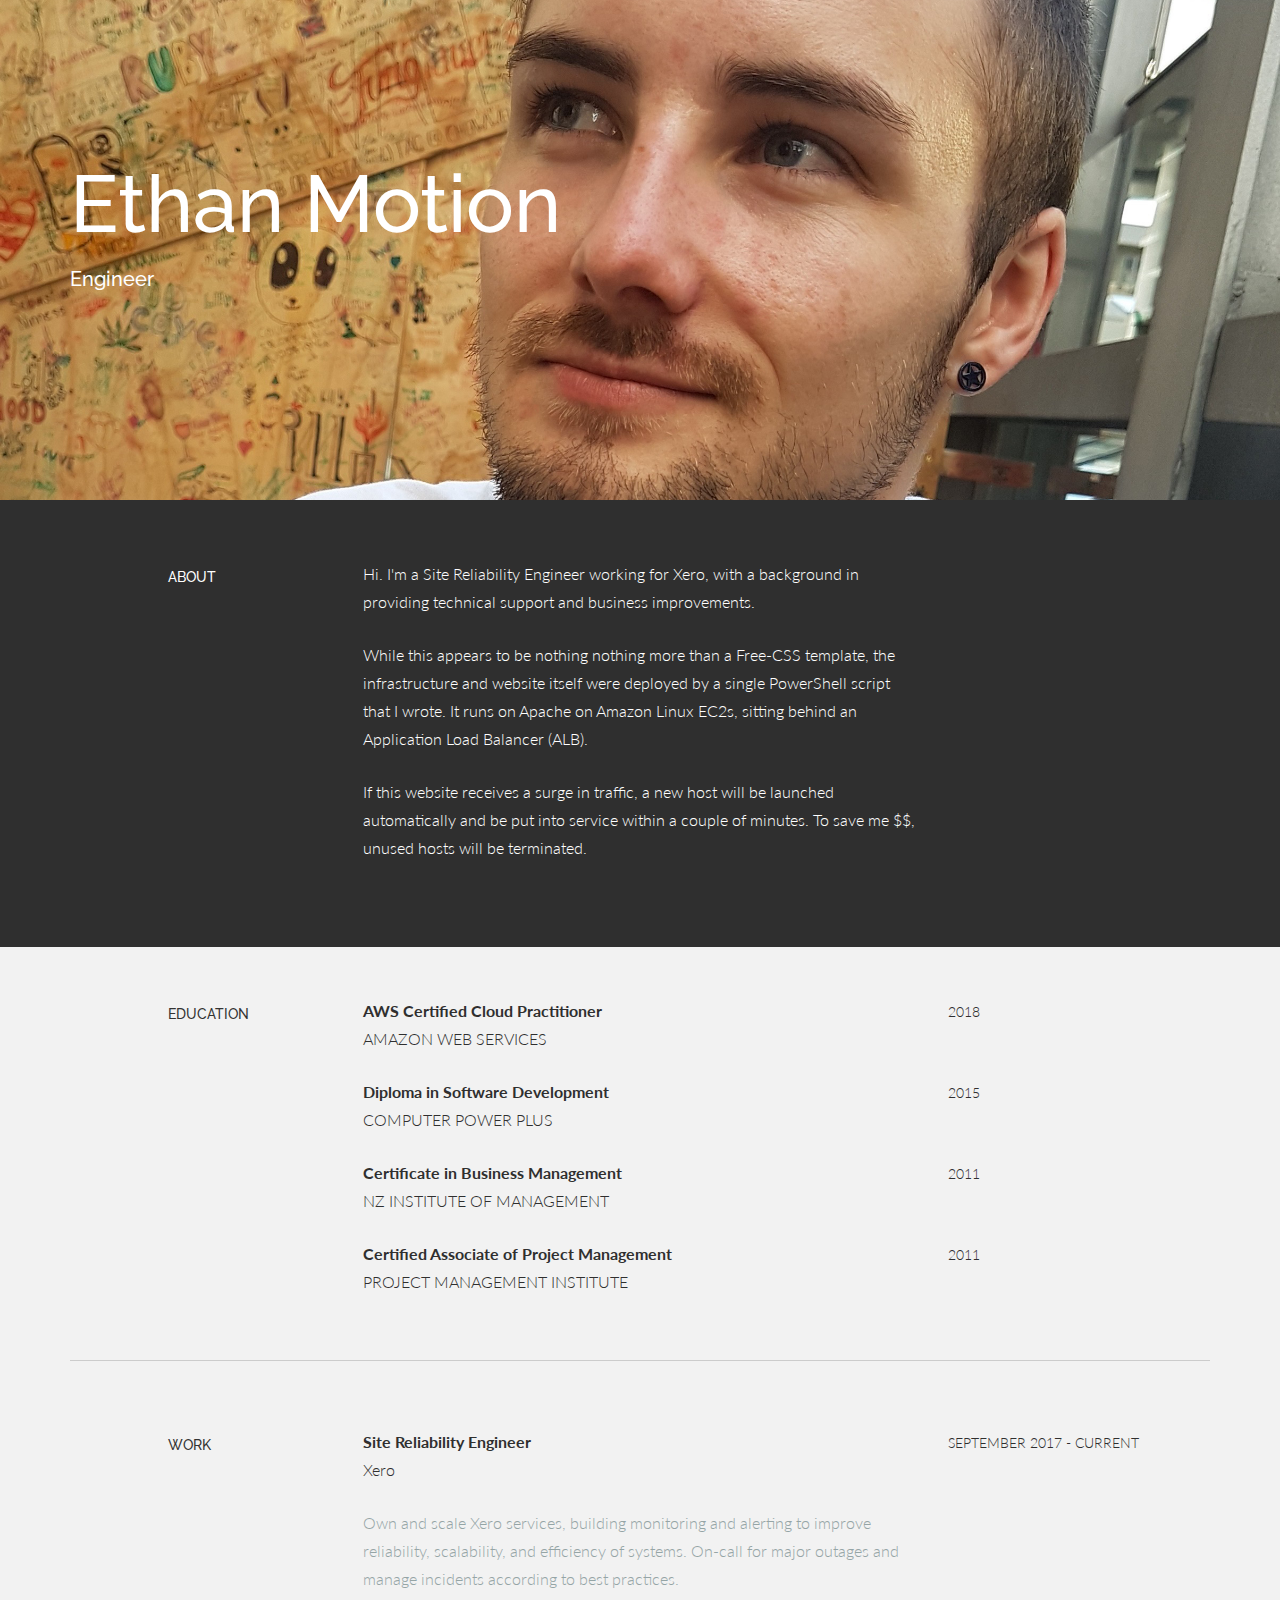
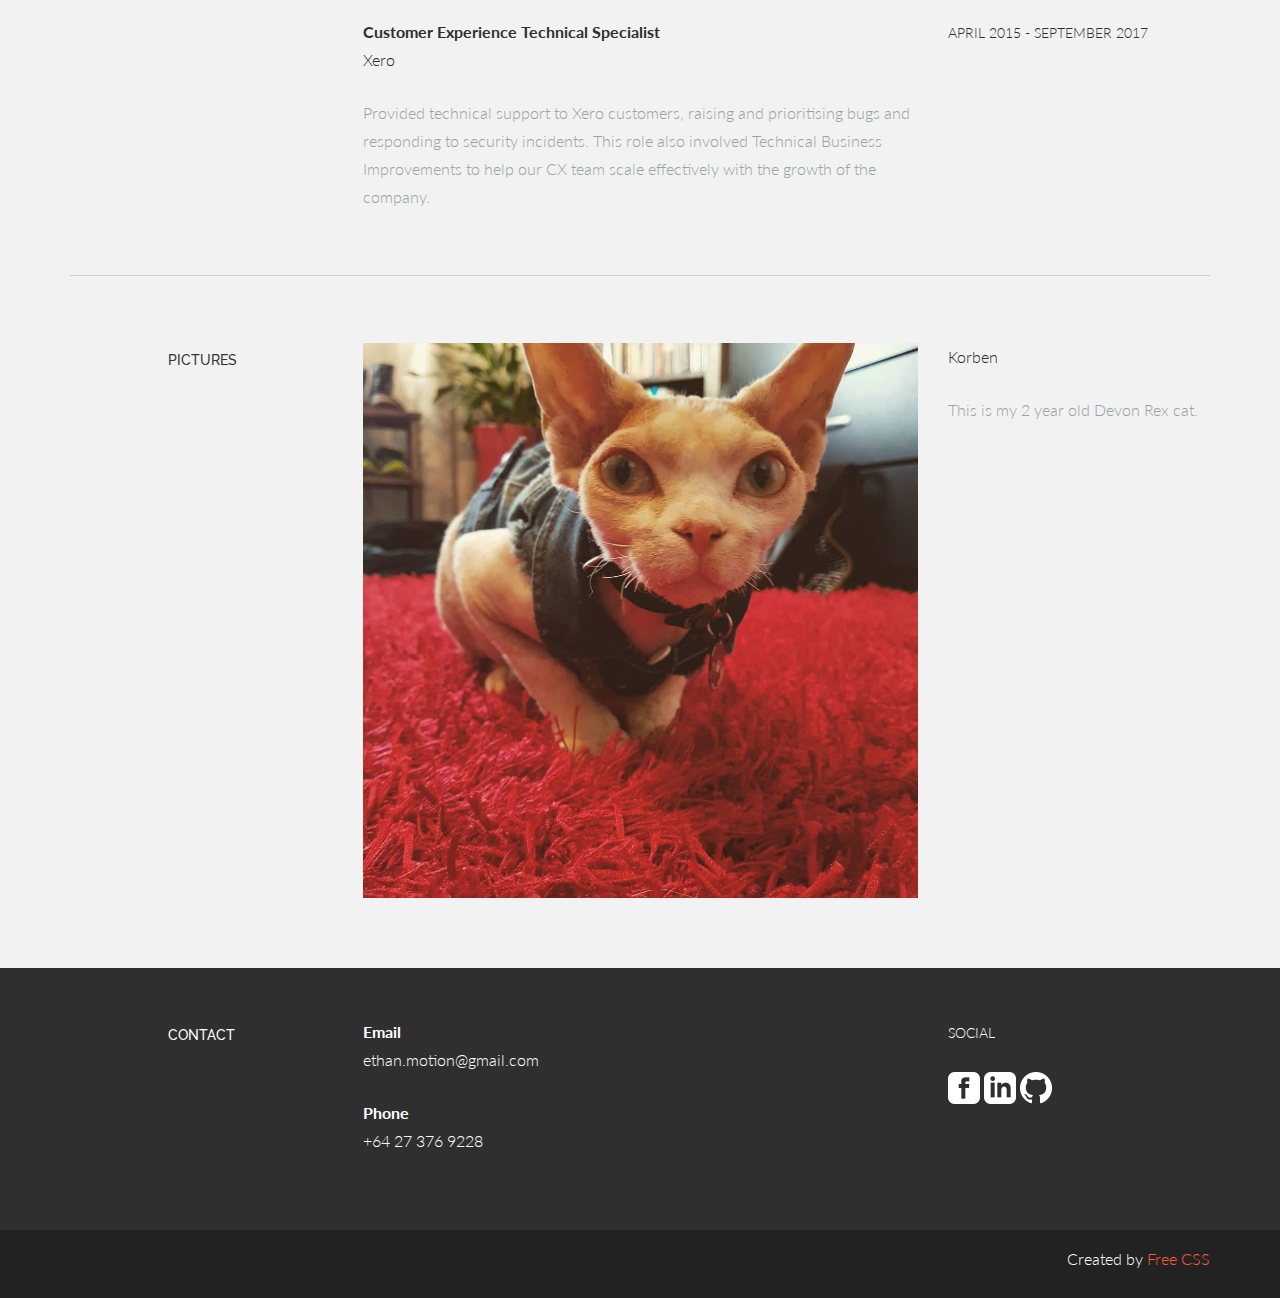
<file: index.html>
<!DOCTYPE html>
<html lang="en">
  <head>
    <meta charset="utf-8">
    <meta name="viewport" content="width=device-width, initial-scale=1.0">
    <meta name="description" content="Ethan Motion's personal website">
    <meta name="author" content="Ethan Motion">
    <link rel="shortcut icon" href="assets/ico/favicon.png">

    <title>Ethan Motion</title>

    <!-- Bootstrap core CSS -->
    <link href="assets/css/bootstrap.css" rel="stylesheet">

    <!-- Custom styles for this template -->
    <link href="assets/css/main.css" rel="stylesheet">

	<link rel="stylesheet" href="assets/css/font-awesome.min.css">

    <link href='http://fonts.googleapis.com/css?family=Lato:300,400,700,300italic,400italic' rel='stylesheet' type='text/css'>
    <link href='http://fonts.googleapis.com/css?family=Raleway:400,300,700' rel='stylesheet' type='text/css'>

    <script src="assets/js/jquery.min.js"></script>
    <script type="text/javascript" src="assets/js/smoothscroll.js"></script>
    <script src="assets/js/Chart.js"></script>

    <!-- HTML5 shim and Respond.js IE8 support of HTML5 elements and media queries -->
    <!--[if lt IE 9]>
      <script src="assets/js/html5shiv.js"></script>
      <script src="assets/js/respond.min.js"></script>
    <![endif]-->
  </head>

  <body data-spy="scroll" data-offset="0" data-target="#nav">

	<div id="headerwrap">
		<div class="container">
			<div class="row left">
				<div class="col-lg-12">
					<h1>Ethan Motion</h1>
					<h3>Engineer</h3>
				</div><!--/.col-lg-12 -->
			</div><!--/.row -->
		</div><!--/.container -->
	</div><!--/.#headerwrap -->


	<section id="about" name="about"></section>
	<div id="intro">
		<div class="container">
			<div class="row">
				<div class="col-lg-2 col-lg-offset-1">
					<h5>ABOUT</h5>
				</div>
				<div class="col-lg-6">
					<p>Hi. I'm a Site Reliability Engineer working for Xero, with a background in
            providing technical support and business improvements.</p>
          <p>While this appears to be nothing nothing more than a Free-CSS template, the infrastructure and website itself were deployed
            by a single PowerShell script that I wrote. It runs on Apache on Amazon Linux EC2s, sitting behind an Application Load Balancer (ALB).</p>
            <p>If this website receives a surge in traffic, a new host will be launched automatically and be put into
              service within a couple of minutes. To save me $$, unused hosts will be terminated.</p>
				</div>
			</div><!--/.row -->
		</div><!--/.container -->
	</div><!--/ #intro -->


  <section id="resume" name="resume"></section>
	<!--EDUCATION DESCRIPTION -->
	<div class="container desc">
		<div class="row">
				<div class="col-lg-2 col-lg-offset-1">
					<h5>EDUCATION</h5>
				</div>

				<div class="col-lg-6">
					<p><t>AWS Certified Cloud Practitioner</t><br/>
						AMAZON WEB SERVICES <br/></p>
				</div>
				<div class="col-lg-3">
					<p><sm>2018</sm><br/></p>
				</div>

				<div class="col-lg-6 col-lg-offset-3">
					<p><t>Diploma in Software Development</t><br/>
						COMPUTER POWER PLUS <br/></p>
				</div>
				<div class="col-lg-3">
					<p><sm>2015</sm></p>
				</div>

        <div class="col-lg-6 col-lg-offset-3">
          <p><t>Certificate in Business Management</t><br/>
            NZ INSTITUTE OF MANAGEMENT <br/></p>
        </div>
        <div class="col-lg-3">
          <p><sm>2011</sm></p>
        </div>

        <div class="col-lg-6 col-lg-offset-3">
          <p><t>Certified Associate of Project Management</t><br/>
            PROJECT MANAGEMENT INSTITUTE <br/></p>
        </div>
        <div class="col-lg-3">
          <p><sm>2011</sm></p>
        </div>

		</div><!--/.row -->
		<br>
		<hr>
	</div><!--/.container -->


	<!--WORK DESCRIPTION -->
	<div class="container desc">
		<div class="row">

				<div class="col-lg-2 col-lg-offset-1">
					<h5>WORK</h5>
				</div>
				<div class="col-lg-6">
					<p><t>Site Reliability Engineer</t><br/>
						Xero <br/>
					</p>
					<p><more>Own and scale Xero services, building monitoring and alerting to improve reliability, scalability, and efficiency of systems.
                    On-call for major outages and manage incidents according to best practices.</more></p>
				</div>
				<div class="col-lg-3">
					<p><sm>SEPTEMBER 2017 - CURRENT</sm></p>
				</div>

				<div class="col-lg-6 col-lg-offset-3">
					<p><t>Customer Experience Technical Specialist</t><br/>
						Xero <br/>
					</p>
					<p><more>Provided technical support to Xero customers, raising and prioritising bugs and responding to security incidents.
                    This role also involved Technical Business Improvements to help our CX team scale effectively with the growth of the company.</more></p>
				</div>
				<div class="col-lg-3">
					<p><sm>APRIL 2015 - SEPTEMBER 2017</sm></p>
				</div>
		</div><!--/.row -->
		<br>
		<hr>
	</div><!--/.container -->


	<section id="work" name="work"></section>
	<!--PORTFOLIO DESCRIPTION -->
	<div class="container desc">
		<div class="row">
				<div class="col-lg-2 col-lg-offset-1">
					<h5>PICTURES</h5>
				</div>
				<div class="col-lg-6">
					<p><img class="img-responsive" src="assets/img/image01.jpg" alt=""></p>
				</div>
				<div class="col-lg-3">
					<p>Korben</p>
				<p><more>This is my 2 year old Devon Rex cat.<br/><br/></more>
				</p>
				</div>
		</div><!--/.row -->
		<br>
		<br>
	</div><!--/.container -->



	<section id="contact" name="contact"></section>
	<!--FOOTER DESCRIPTION -->
	<div id="footwrap">
		<div class="container">
			<div class="row">

				<div class="col-lg-2 col-lg-offset-1">
					<h5>CONTACT</h5>
				</div>
				<div class="col-lg-6">
					<p><t>Email</t><br/>
						ethan.motion@gmail.com <br/>
					</p>
					<p><t>Phone</t><br/>
						+64 27 376 9228 <br/>
					</p>
				</div>
				<div class="col-lg-3">
					<p><sm>SOCIAL</sm></p>
					<p>
            <!-- https://iconmonstr.com/ -->
            <a href="https://www.facebook.com/ethan.motion" target="_blank"><img src="assets/img/icons/icon_facebook.png" title="Facebook" alt="Facebook"></a>
            <a href="https://www.linkedin.com/in/ethan-motion-00042aa4/" target="_blank"><img src="assets/img/icons/icon_linkedin.png" tite="LinkedIn" alt="LinkedIn"></a>
            <a href="https://github.com/ethan-motion" target="_blank"><img src="assets/img/icons/icon_github.png" title="Github" alt="Github"></a>
					</p>
				</div>
			</div><!--/.row -->
		</div><!--/.container -->
	</div><!--/ #footer -->

	<div id="c">
		<div class="container">
			<p>Created by <a href="https://www.free-css.com/">Free CSS</a></p>

		</div>
	</div>

    <!-- Bootstrap core JavaScript
    ================================================== -->
    <!-- Placed at the end of the document so the pages load faster -->
    <script src="assets/js/bootstrap.js"></script>
  </body>
</html>
</file>
<file: assets/css/main.css>
body {
  background-color: #f2f2f2;
    font-family: "Lato";
    font-weight: 300;
    font-size: 16px;
    color: #555;

    -webkit-font-smoothing: antialiased;
    -webkit-overflow-scrolling: touch;
}

/* Titles */
h1, h2, h3, h4, h5, h6 {
    font-family: "Raleway";111
    font-weight: 300;
    color: #333;
}


/* Paragraph & Typographic */
p {
    line-height: 28px;
    margin-bottom: 25px;
}

.centered {
    text-align: center;
}

.left {
  text-align: left;
}

/* Links */
a {
    color: #f85c37;
    word-wrap: break-word;

    -webkit-transition: color 0.1s ease-in, background 0.1s ease-in;
    -moz-transition: color 0.1s ease-in, background 0.1s ease-in;
    -ms-transition: color 0.1s ease-in, background 0.1s ease-in;
    -o-transition: color 0.1s ease-in, background 0.1s ease-in;
    transition: color 0.1s ease-in, background 0.1s ease-in;
}

a:hover,
a:focus {
    color: #7b7b7b;
    text-decoration: none;
    outline: 0;
}

a:before,
a:after {
    -webkit-transition: color 0.1s ease-in, background 0.1s ease-in;
    -moz-transition: color 0.1s ease-in, background 0.1s ease-in;
    -ms-transition: color 0.1s ease-in, background 0.1s ease-in;
    -o-transition: color 0.1s ease-in, background 0.1s ease-in;
    transition: color 0.1s ease-in, background 0.1s ease-in;
}

 hr {
    display: block;
    height: 1px;
    border: 0;
    border-top: 1px solid #ccc;
    margin: 1em 0;
    padding: 0;
}


/*---------------------------------------------------
	3.1 Topbar
---------------------------------------------------*/

#section-topbar {
	position: fixed;
	top: 0;
	left: 0;
	right: 0;
	z-index: 10000;
	overflow: visible;
	font: normal 16px/24px  'Open Sans', "Helvetica Neue", Helvetica, Arial, sans-serif;
}

#section-topbar a {
  color: #fff;
}

#topbar-inner {
	background: #2f2f2f;
	line-height: 0;
	text-align: center;
}

/*
	Top Bar

	By default, top navigation bar uses "fixed" position
*/
#section-topbar ul#nav {
	display: inline-block;
	position: relative;
	margin: 0;
	padding: 0;

	border-right: 1px solid #222;

	/* For IE, the outcast */
	zoom:1;
	*display: inline;
}

#section-topbar ul#nav > li {
	display: block;
    float: left;
    padding: 0;
}


#section-topbar ul#nav a {
  display: block;
  font: normal 11px/18px "Helvetica Neue", Helvetica, Arial, sans-serif;
  text-decoration: none;
  padding: 18px 20px 18px 20px;
  border-left: 1px solid #222;
}

	#section-topbar ul#nav a:hover {
	  background: #222;
	  text-decoration: none;
	  border-left: 1px solid #111;
	}

	#section-topbar ul#nav .active a {
		background: #44bbaa;
		border-left: 1px solid #111;
	}

		#section-topbar ul#nav .active a:hover {
			background: #44bbaa;
		}
#section-topbar i {
	font-size: 25px;
}
/*---------------------------------------------------
	SECTION WRAPS
---------------------------------------------------*/

/* Header Wrap */
#headerwrap {
	background: url(../img/header-bg.jpg) no-repeat center top;
	margin-top: 0px;
	padding-top:140px;
	text-align:center;
	background-attachment: relative;
	background-position: center center;
	min-height: 500px;
	width: 100%;

    -webkit-background-size: 100%;
    -moz-background-size: 100%;
    -o-background-size: 100%;
    background-size: 100%;

    -webkit-background-size: cover;
    -moz-background-size: cover;
    -o-background-size: cover;
    background-size: cover;
}

#headerwrap h1 {
	font-size: 80px;
	color: white;
}

#headerwrap h3 {
	font-size: 20px;
	color: white;
}

/* Intnro Wrap */

#intro {
	background: #2f2f2f;
	padding-top: 60px;
	padding-bottom: 60px;
	color: white;
}

#intro h5, p {
	color: white;
}

#intro i {
	color: white;
	font-size: 20px;
	padding-right: 8px;
	vertical-align: middle;
}



#footwrap {
	background: #2f2f2f;
	padding-top: 50px;
	padding-bottom: 50px;
}

#footwrap p {
	color: white;
}

#footwrap h5 {
	color: white;
}


#footwrap t {
	font-weight: 700;
}

#footwrap i {
	padding-right: 8px;
	color: #1abc9c;
}

/* Copyright Wrap */

#c {
	background: #222222;
	padding-top: 15px;
	text-align: right;
}

#c p {
	color: white
}



/* Global Values */

.desc {
	padding-top: 50px;
}

.desc p {
	color: #2f2f2f;
}

.desc t {
	color: #;
	font-weight: 700;
}

.desc imp {
	padding: 6px;
	color: white;
	background: #34495e;
}

.desc more {
	color: #95a5a6;
}


sm {
	font-size: 14px;
}
</file>
